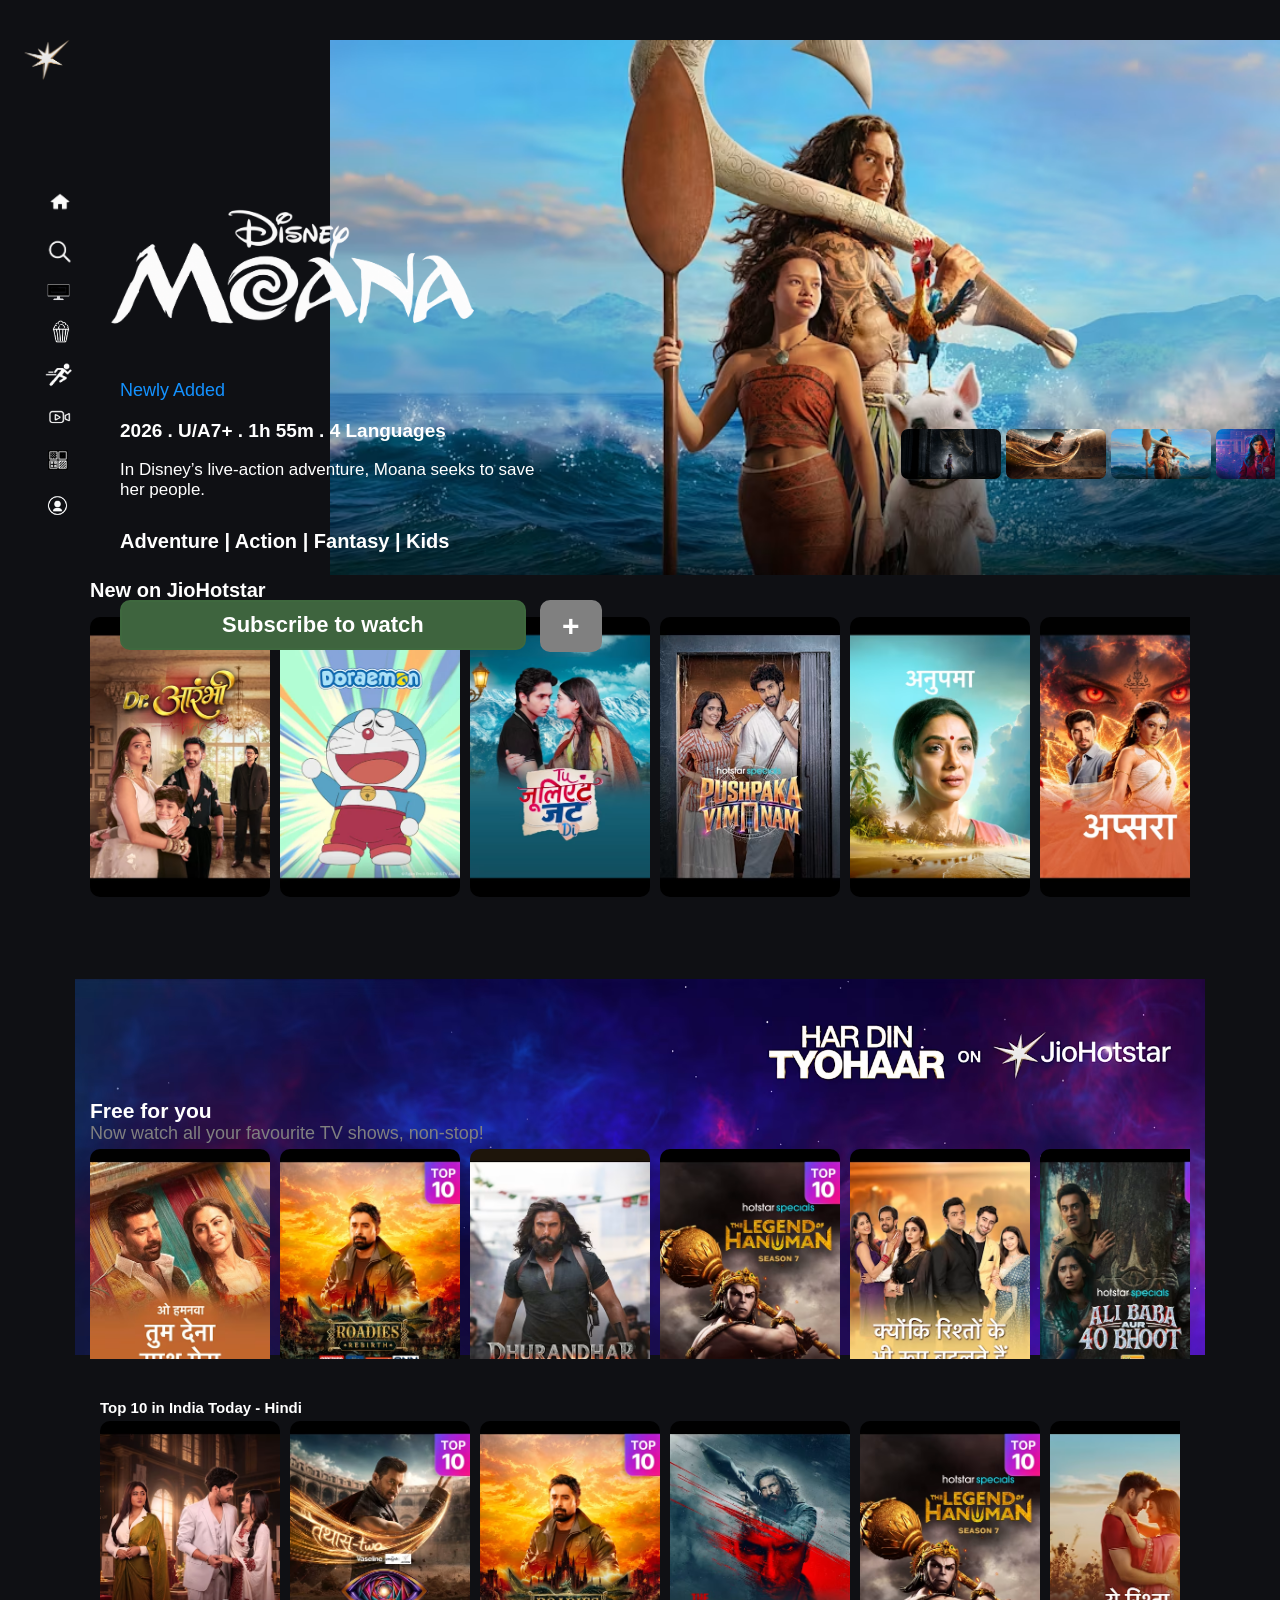
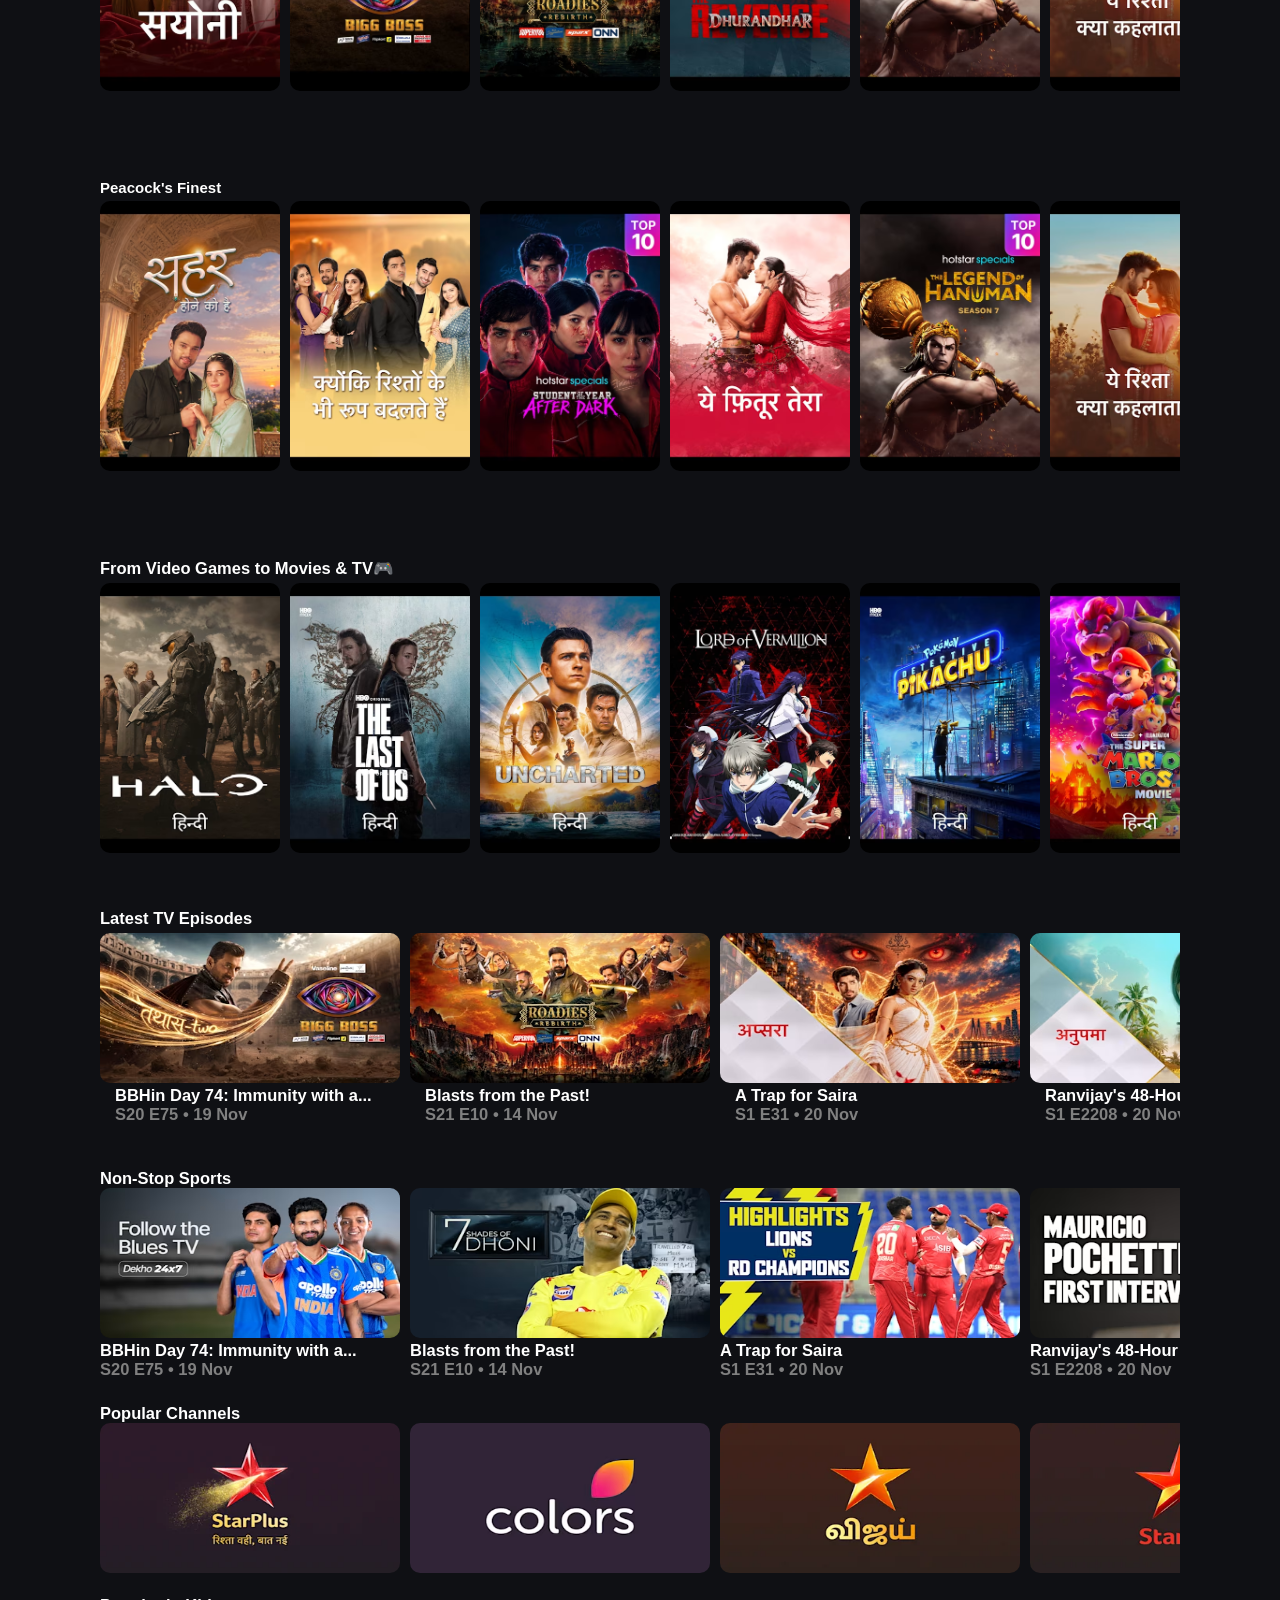
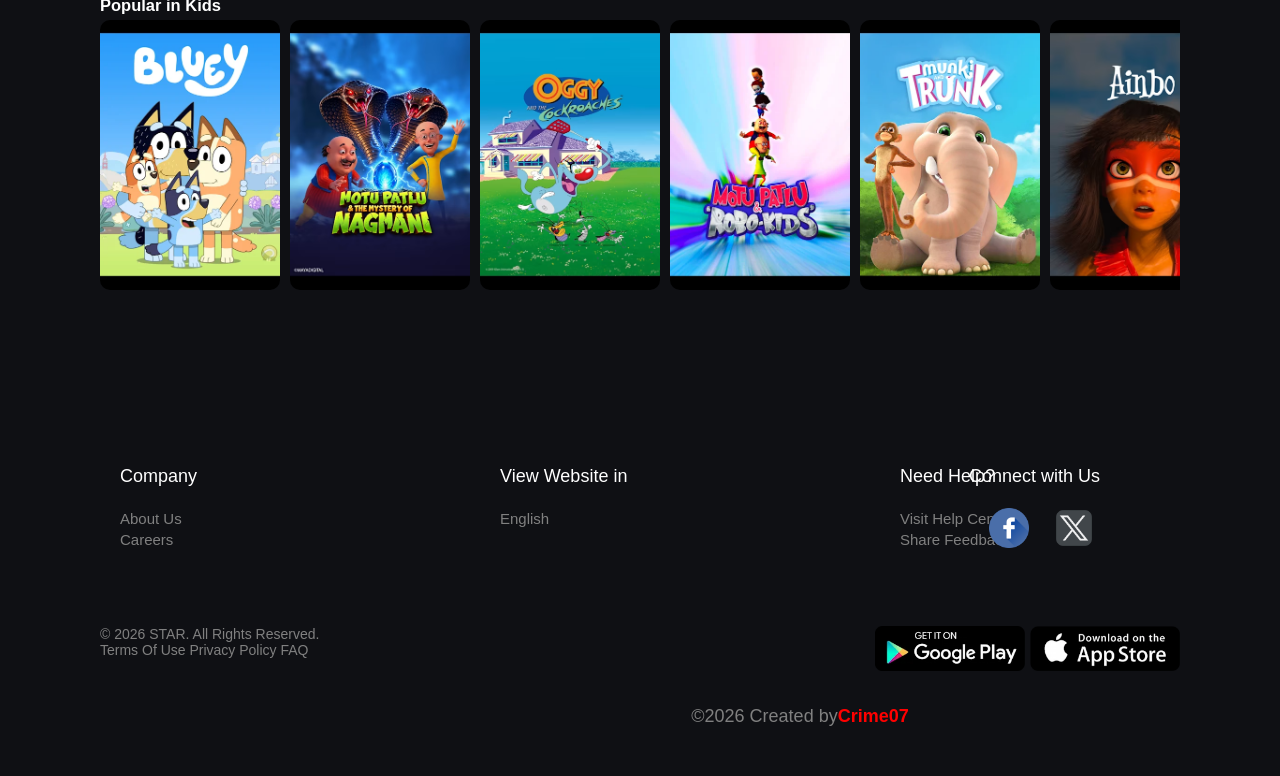
<file: index.html>
<!DOCTYPE html>
<html lang="en">

<head>
    <meta charset="UTF-8">
    <meta name="viewport" content="width=device-width, initial-scale=1.0">
    <link rel="shortcut icon" href="images/logo.png" type="image/x-icon">
    <link rel="stylesheet" href="/css/style.css">
    <title>JioHotstar</title>
</head>

<body>
    <header>
        <div class="first_container"></div>

        <div class="container_second_head">


            <div class="container_second">

                <div class="box1">
                    <img src="images/mori.avif" alt="">
                </div>

                <div class="box2">
                    <img id="img2" src="images/moana_name.png" alt="">
                </div>

                <div class="box3">
                    <h4>Newly Added</h4>
                    <h5>2026 . U/A7+ . 1h 55m . 4 Languages</h5>
                    <p>In Disney’s live-action adventure, Moana seeks to save <br> her people. </p>

                    <h6>Adventure | Action | Fantasy | Kids</h6>

                    <button type="button">Subscribe to watch</button>
                    <h3>+</h3>

                </div>
                <!-- ..........ICONS WORK-->

                <div class="side_icons">

                    <div class="icon1">
                        <img src="images/logo.png" alt="">
                    </div>

                    <div class="icon2">
                        <img src="images/home_iconee.png" alt="">
                    </div>

                    <div class="icon3">
                        <img src="images/search.png" alt="">
                    </div>

                    <div class="icon4">
                        <img  src="images/white_moniter.png" alt="">
                    </div>

                    <div class="icon5">
                        <img src="images/popcorn_bucket_icon.png" alt="">
                    </div>
                    <div class="icon6">
                        <img src="images/run_bro.png" alt="">
                    </div>
                    <div class="icon7">
                        <img src="images/sparkey_icon.png" alt="">
                    </div>
                    <div class="icon8">
                        <img src="images/catagories_icon.png" alt="">
                    </div>
                    <div class="icon9">
                        <img src="images/man_iconee.png" alt="">
                    </div>
                </div>

                <!-- small img work in container_second -->
                <div class="small_img">

                    <div class="sm_img">

                        <div class="small1">
                            <img src="images/varahi.avif" alt="">
                        </div>
                        <div class="small1">
                            <img src="images/salu_bhai.avif" alt="">
                        </div>

                        <div class="small1">
                            <img src="images/mori.avif" alt="">
                        </div>

                        <div class="small1">
                            <img src="images/baccha log.avif" alt="">
                        </div>

                        <div class="small1">
                            <img src="images/ramayan2.avif" alt="">
                        </div>

                        <div class="small1">
                            <img src="images/img2.avif" alt="">
                        </div>

                        <div class="small1">
                            <img src="images/ramayan1.avif" alt="">
                        </div>

                    </div>
                    <!-- <div class="small2">
                </div>
                <div class="small3">
                </div>
                <div class="small4">
                </div> -->



                </div>
                <!-- <video height="200px" controls loop muted poster="images/mori.avif" >
            <source src="/video/video1.mp4" type="video/mp4">
        </video> -->
            </div>
        </div>
    </header>

    <section>
        <div class="section_container">
            <H4>New on JioHotstar</H4>

            <div class="img_work">

                <div class="imgs">
                    <img src="images/imga1.avif" alt="">
                </div>

                <div class="imgs">
                    <img src="images/imga2.webp" alt="">
                </div>

                <div class="imgs">
                    <img src="images/imga3.avif" alt="">
                </div>

                <div class="imgs">
                    <img src="images/imga4.avif" alt="">
                </div>

                <div class="imgs">
                    <img src="images/imga5.avif" alt="">
                </div>

                <div class="imgs">
                    <img src="images/imga6.avif" alt="">
                </div>

                <div class="imgs">
                    <img src="images/imga7.avif" alt="">
                </div>
                <div class="imgs">
                    <img src="images/imga.avif" alt="">
                </div>
                <div class="imgs">
                    <img src="images/imga8.avif" alt="">
                </div>
                <div class="imgs">
                    <img src="images/imga9.avif" alt="">
                </div>
                <div class="imgs">
                    <img src="images/imga10.avif" alt="">
                </div>
                <div class="imgs">
                    <img src="images/imga11.avif" alt="">
                </div>
                <div class="imgs">
                    <img src="images/imga12.avif" alt="">
                </div>
                <div class="imgs">
                    <img src="images/imga13.avif" alt="">
                </div>

            </div>
        </div>

        <!-- work start on here -->

        <div class="second_newcontaineer">

            <img src="images/back_cover.avif" alt="">
            <div class="sec_newcontainer_inner">
                <h3>Free for you</h3>
                <span style="color: gray;">Now watch all your favourite TV shows, non-stop!</span>

                <div class="second_newcontaineer_img_work">

                    <div class="second_img">
                        <img src="images/imga8.avif" alt="">
                    </div>

                    <div class="second_img">
                        <img src="images/imga21.avif" alt="">
                    </div>

                    <div class="second_img">
                        <img src="images/imga13.avif" alt="">
                    </div>

                    <div class="second_img">
                        <img src="images/imga18.avif" alt="">
                    </div>

                    <div class="second_img">
                        <img src="images/imga15.avif" alt="">
                    </div>

                    <div class="second_img">
                        <img src="images/imga20.avif" alt="">
                    </div>

                    <div class="second_img">
                        <img src="images/imga22.avif" alt="">
                    </div>
                    <div class="second_img">
                        <img src="images/imga1.avif" alt="">
                    </div>
                    <div class="second_img">
                        <img src="images/imga8.avif" alt="">
                    </div>
                    <div class="second_img">
                        <img src="images/imga9.avif" alt="">
                    </div>
                    <div class="second_img">
                        <img src="images/imga10.avif" alt="">
                    </div>
                    <div class="second_img">
                        <img src="images/imga11.avif" alt="">
                    </div>
                    <div class="second_img">
                        <img src="images/imga12.avif" alt="">
                    </div>
                    <div class="second_img">
                        <img src="images/imga13.avif" alt="">
                    </div>

                </div>
            </div>

        </div>

        <!-- Top 10 in India Today - Hindi  -->

        <div class="top_10">
            <h1>Top 10 in India Today - Hindi</h1>

            <div class="second_newcontaineer_img_work">

                <div class="second_img">
                    <img src="images/imga11.avif" alt="">
                </div>

                <div class="second_img">
                    <img src="images/imga22.avif" alt="">
                </div>

                <div class="second_img">
                    <img src="images/imga21.avif" alt="">
                </div>

                <div class="second_img">
                    <img src="images/imga12.avif" alt="">
                </div>

                <div class="second_img">
                    <img src="images/imga18.avif" alt="">
                </div>

                <div class="second_img">
                    <img src="images/imga19.avif" alt="">
                </div>

                <div class="second_img">
                    <img src="images/imga16.avif" alt="">
                </div>
                <div class="second_img">
                    <img src="images/imga17.avif" alt="">
                </div>
                <div class="second_img">
                    <img src="images/imga18.avif" alt="">
                </div>
                <div class="second_img">
                    <img src="images/imga19.avif" alt="">
                </div>
                <div class="second_img">
                    <img src="images/imga10.avif" alt="">
                </div>
                <div class="second_img">
                    <img src="images/imga11.avif" alt="">
                </div>
                <div class="second_img">
                    <img src="images/imga12.avif" alt="">
                </div>
                <div class="second_img">
                    <img src="images/imga13.avif" alt="">
                </div>

            </div>

        </div>

        <!-- Peacock's Finest -->

        <div class="Peacocks_finest">
            <h1>Peacock's Finest</h1>

            <div class="second_newcontaineer_img_work">

                <div class="second_img">
                    <img src="images/imga14.avif" alt="">
                </div>

                <div class="second_img">
                    <img src="images/imga15.avif" alt="">
                </div>

                <div class="second_img">
                    <img src="images/imga16.avif" alt="">
                </div>

                <div class="second_img">
                    <img src="images/imga17.avif" alt="">
                </div>

                <div class="second_img">
                    <img src="images/imga18.avif" alt="">
                </div>

                <div class="second_img">
                    <img src="images/imga19.avif" alt="">
                </div>

                <div class="second_img">
                    <img src="images/imga20.avif" alt="">
                </div>
                <div class="second_img">
                    <img src="images/imga13.avif" alt="">
                </div>
                <div class="second_img">
                    <img src="images/imga8.avif" alt="">
                </div>
                <div class="second_img">
                    <img src="images/imga9.avif" alt="">
                </div>
                <div class="second_img">
                    <img src="images/imga10.avif" alt="">
                </div>
                <div class="second_img">
                    <img src="images/imga11.avif" alt="">
                </div>
                <div class="second_img">
                    <img src="images/imga12.avif" alt="">
                </div>
                <div class="second_img">
                    <img src="images/imga13.avif" alt="">
                </div>

            </div>

        </div>

        <!-- /* From Video Games to Movies & TV🎮 */ -->

        <div class="Games_to_Movies">
            <h1>From Video Games to Movies & TV🎮</h1>

            <div class="second_newcontaineer_img_work">

                <div class="second_img">
                    <img src="images/g1.avif" alt="">
                </div>

                <div class="second_img">
                    <img src="images/g2.avif" alt="">
                </div>

                <div class="second_img">
                    <img src="images/g3.avif" alt="">
                </div>

                <div class="second_img">
                    <img src="images/g4.avif" alt="">
                </div>

                <div class="second_img">
                    <img src="images/g8.avif" alt="">
                </div>

                <div class="second_img">
                    <img src="images/g5.avif" alt="">
                </div>

                <div class="second_img">
                    <img src="images/g7.avif" alt="">
                </div>
                <div class="second_img">
                    <img src="images/imga.avif" alt="">
                </div>
                <div class="second_img">
                    <img src="images/imga8.avif" alt="">
                </div>
                <div class="second_img">
                    <img src="images/imga9.avif" alt="">
                </div>
                <div class="second_img">
                    <img src="images/imga10.avif" alt="">
                </div>
                <div class="second_img">
                    <img src="images/imga11.avif" alt="">
                </div>
                <div class="second_img">
                    <img src="images/imga12.avif" alt="">
                </div>
                <div class="second_img">
                    <img src="images/imga13.avif" alt="">
                </div>

            </div>

        </div>

        <!-- Latest TV Episodes -->

        <div class="Latest_TV_Episodes">
            <h1>Latest TV Episodes</h1>

            <div class="Latest_TV_Episodes_container_head">

                <div class="Latest_TV_Episodes_conte">
                    <a href="html/video.html"><img src="images/b1.avif" alt=""> </a>
                    <h2>BBHin Day 74: Immunity with a...</h2>
                    <h2 style="color: grey;">S20 E75 • 19 Nov</h2>
                </div>


                <div class="Latest_TV_Episodes_conte">
                    <a href="html/video.html"><img src="images/b2.avif" alt=""> </a>
                    <h2>Blasts from the Past!</h2>
                    <h2 style="color: grey;">S21 E10 • 14 Nov</h2>
                </div>

                <div class="Latest_TV_Episodes_conte">
                    <a href="html/video.html"><img src="images/b4.avif" alt=""> </a>
                    <h2>A Trap for Saira</h2>
                    <h2 style="color: grey;">S1 E31 • 20 Nov</h2>
                </div>

                <div class="Latest_TV_Episodes_conte">
                    <a href="html/video.html"><img src="images/b5.avif" alt=""> </a>
                    <h2>Ranvijay's 48-Hour Ultimatum</h2>
                    <h2 style="color: grey;">S1 E2208 • 20 Nov</h2>
                </div>

                <div class="Latest_TV_Episodes_conte">
                    <a href="html/video.html"><img src="images/b6.avif" alt=""> </a>
                    <h2>A Trap Neeti Refuses to Marry Ra...</h2>
                    <h2 style="color: grey;">S1 E2 • 16 Nov</h2>
                </div>
                <div class="Latest_TV_Episodes_conte">
                    <a href="html/video.html"><img src="images/b7.avif" alt=""> </a>
                    <h2>Panther Takes Over the Hospital</h2>
                    <h2 style="color: grey;">S1 E28 • 15 Nov</h2>
                </div>
                <div class="Latest_TV_Episodes_conte">
                    <a href="html/video.html"><img src="images/b8.avif" alt=""> </a>
                    <h2>A Trap for Saira</h2>
                    <h2 style="color: grey;">S1 E31 • 20 Nov</h2>
                </div>
                <div class="Latest_TV_Episodes_conte">
                    <a href="html/video.html"><img src="images/b9.avif" alt=""> </a>
                    <h2>A Trap for Saira</h2>
                    <h2 style="color: grey;">S1 E31 • 20 Nov</h2>
                </div>
                <div class="Latest_TV_Episodes_conte">
                    <a href="html/video.html"><img src="images/b10.avif" alt=""> </a>
                    <h2>A Trap for Saira</h2>
                    <h2 style="color: grey;">S1 E31 • 20 Nov</h2>
                </div>

            </div>

        </div>

        <!-- dekho sports bina ruke bas aakhe khule ho -->

        <div class="Non_Stop_Sports">
            <h1>Non-Stop Sports</h1>

            <div class="Non_Stop_Sports_container">

                <div class="Non_Stop_Sports_conte">
                    <a href="html/video.html"><img src="images/sporte10.avif" alt=""> </a>
                    <h2>BBHin Day 74: Immunity with a...</h2>
                    <h2 style="color: grey;">S20 E75 • 19 Nov</h2>
                </div>


                <div class="Non_Stop_Sports_conte">
                    <a href="html/video.html"><img src="images/sporte9.avif" alt=""> </a>
                    <h2>Blasts from the Past!</h2>
                    <h2 style="color: grey;">S21 E10 • 14 Nov</h2>
                </div>

                <div class="Non_Stop_Sports_conte">
                    <a href="html/video.html"><img src="images/sporte8.avif" alt=""> </a>
                    <h2>A Trap for Saira</h2>
                    <h2 style="color: grey;">S1 E31 • 20 Nov</h2>
                </div>

                <div class="Non_Stop_Sports_conte">
                    <a href="html/video.html"><img src="images/sporte7.avif" alt=""> </a>
                    <h2>Ranvijay's 48-Hour Ultimatum</h2>
                    <h2 style="color: grey;">S1 E2208 • 20 Nov</h2>
                </div>

                <div class="Non_Stop_Sports_conte">
                    <a href="html/video.html"><img src="images/sporte6.avif" alt=""> </a>
                    <h2>A Trap Neeti Refuses to Marry Ra...</h2>
                    <h2 style="color: grey;">S1 E2 • 16 Nov</h2>
                </div>
                <div class="Non_Stop_Sports_conte">
                    <a href="html/video.html"><img src="images/sporte5.avif" alt=""> </a>
                    <h2>Panther Takes Over the Hospital</h2>
                    <h2 style="color: grey;">S1 E28 • 15 Nov</h2>
                </div>
                <div class="Non_Stop_Sports_conte">
                    <a href="html/video.html"><img src="images/sporte4.avif" alt=""> </a>
                    <h2>A Trap for Saira</h2>
                    <h2 style="color: grey;">S1 E31 • 20 Nov</h2>
                </div>
                <div class="Non_Stop_Sports_conte">
                    <a href="html/video.html"><img src="images/sporte3.avif" alt=""> </a>
                    <h2>A Trap for Saira</h2>
                    <h2 style="color: grey;">S1 E31 • 20 Nov</h2>
                </div>
                <div class="Non_Stop_Sports_conte">
                    <a href="html/video.html"><img src="images/sporte2.avif" alt=""> </a>
                    <h2>A Trap for Saira</h2>
                    <h2 style="color: grey;">S1 E31 • 20 Nov</h2>
                </div>

            </div>
        </div>

        <div class="Non_Stop_Sports">
            <h1>Popular Channels</h1>

            <div class="Non_Stop_Sports_container">

                <div class="Non_Stop_Sports_conte">
                    <a href="html/video.html"><img src="images/c1.webp" alt=""> </a>
                    
                </div>


                <div class="Non_Stop_Sports_conte">
                    <a href="html/video.html"><img src="images/c2.avif" alt=""> </a>
                </div>

                <div class="Non_Stop_Sports_conte">
                    <a href="html/video.html"><img src="images/c3.webp" alt=""> </a>
                    
                </div>

                <div class="Non_Stop_Sports_conte">
                    <a href="html/video.html"><img src="images/c4.webp" alt=""> </a>
                    
                </div>

                <div class="Non_Stop_Sports_conte">
                    <a href="html/video.html"><img src="images/c5.webp" alt=""> </a>
                    
                </div>
                <div class="Non_Stop_Sports_conte">
                    <a href="html/video.html"><img src="images/c6.webp" alt=""> </a>
                    
                </div>
                <div class="Non_Stop_Sports_conte">
                    <a href="html/video.html"><img src="images/c7.avif" alt=""> </a>
                   
                </div>
                <div class="Non_Stop_Sports_conte">
                    <a href="html/video.html"><img src="images/c8.webp" alt=""> </a>
                    
                </div>
                <div class="Non_Stop_Sports_conte">
                    <a href="html/video.html"><img src="images/c9.webp" alt=""> </a>
                </div>

                <div class="Non_Stop_Sports_conte">
                    <a href="html/video.html"><img src="images/c10.avif" alt=""> </a>
                </div>

            </div>
        </div>


        <div class="Games_to_Movies">
            <h1>Popular in Kids</h1>

            <div class="second_newcontaineer_img_work">

                <div class="second_img">
                    <img src="images/bluey.webp" alt="">
                </div>

                <div class="second_img">
                    <img src="images/motu.avif" alt="">
                </div>

                <div class="second_img">
                    <img src="images/oggy.avif" alt="">
                </div>

                <div class="second_img">
                    <img src="images/patlu.webp" alt="">
                </div>

                <div class="second_img">
                    <img src="images/monkey.webp" alt="">
                </div>

                <div class="second_img">
                    <img src="images/ainbo.avif" alt="">
                </div>

                <div class="second_img">
                    <img src="images/furfuri_nagar.avif" alt="">
                </div>
                <div class="second_img">
                    <img src="images/masha.avif" alt="">
                </div>
                <div class="second_img">
                    <img src="images/peppa.avif" alt="">
                </div>
                <div class="second_img">
                    <img src="images/imga9.avif" alt="">
                </div>
                <div class="second_img">
                    <img src="images/imga10.avif" alt="">
                </div>
                <div class="second_img">
                    <img src="images/imga11.avif" alt="">
                </div>
                <div class="second_img">
                    <img src="images/imga12.avif" alt="">
                </div>
                <div class="second_img">
                    <img src="images/imga13.avif" alt="">
                </div>

            </div>

        </div>

    </section>

    <footer>
        <div class="footer_container">

            <div class="four_container_king">
                <div class="foot_box1">
                    <span>Company</span> <br> <br>

                    <a href="">About Us</a> <br>
                    <a href="">Careers</a>
                </div>

                <div class="foot_box2">
                    <span>View Website in</span> <br> <br>

                    <a href=""><i class="fa-light fa-check"></i>English</a> <br>

                </div>

                <div class="foot_box3">
                    <span>Need Help?</span> <br> <br>

                    <a href="">Visit Help Center</a> <br>
                    <a href="">Share Feedback</a>
                </div>

                <div class="foot_box4">
                    <span>Connect with Us</span> <br> <br>

                    <a href=""> <img width="40px" src="images/facebook (2).png" alt=""></a>
                    <a href=""> <img width="40px" src="images/logos.png" alt=""></a>

                </div>

            </div>

            <div class="foot_box5">
                <a href=""><img width="150px" src="images/google-playstore.webp" alt=""></a>
                <a href=""><img width="150px" src="images/ios-appstore.webp" alt=""></a>
            </div>


            <div class="foot_box6">
                <p>© 2026 STAR. All Rights Reserved.</p>
                <p>Terms Of Use Privacy Policy FAQ</p>
                <h4> &copy;2026 Created by <b style="color: red;"> Crime07</b></h4>
            </div>


        </div>
    </footer>

</body>

<html>
</file>
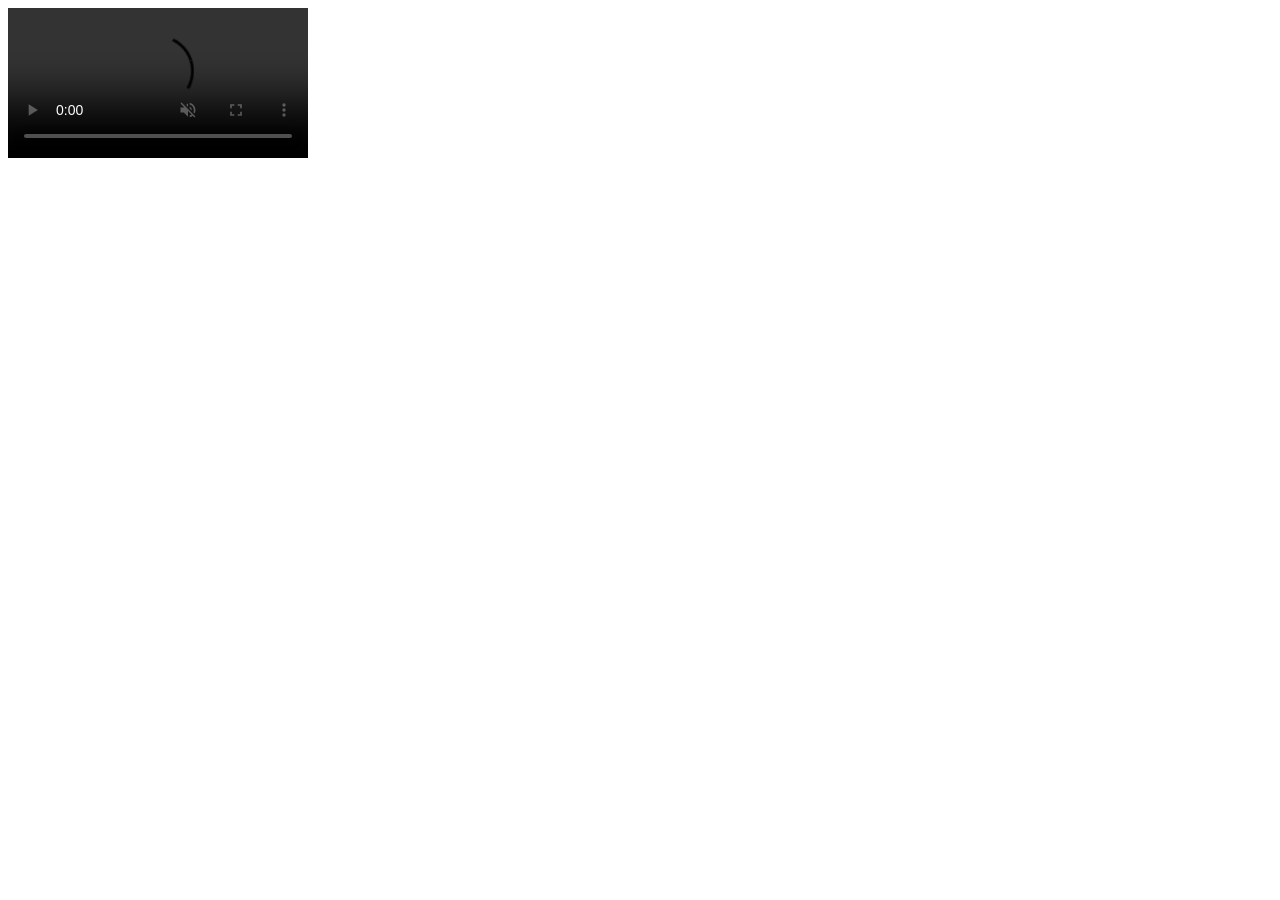
<file: html/video.html>
<!DOCTYPE html>
<html lang="en">
<head>
    <meta charset="UTF-8">
    <meta name="viewport" content="width=device-width, initial-scale=1.0">
    <title>Playing..</title>
</head>
<body>
    <video src="https://lorem.video/1920x1080" autoplay controls muted></video>
</body>
</html>
</file>
<file: css/style.css>
*{
    box-sizing: border-box;
    margin: 0;
    padding: 0;
}

.first_container{
    height: 40px;
    background-color: rgb(15, 16, 20);
}

/* .container_second_head{
    position: relative;
    border: 2px solid rgb(11, 192, 17);
    
} */


.container_second{
    /* border: 2px solid rgb(234, 6, 6); */
    position: relative;
    background-color: rgb(15, 16, 20);
}

.box1 img{
    height: 100%;
    width: 100vw;
    padding: 0px 0px 0px 330px;

    /* height: 100%; */
    /* margin-left: 300px; */
    /* border: 10px solid rgb(59, 65, 59); */

}
.box2 img{
    /* border: 2px solid rgb(10, 93, 225); */
    /* background-color: red; */

    position: absolute;
    height: 30%;
    width: 30%;
    top: 150px;
    left: 100px;
}

.box3 h4{
    position: absolute;
    /* border: 2px solid rgb(225, 10, 10); */
    color: rgb(20, 146, 255);
    top: 340px;
    left: 120px;

    font-family:'Gill Sans', 'Gill Sans MT', Calibri, 'Trebuchet MS', sans-serif;
    font-weight: 200;
    font-size: 18px; 
}

.box3 h5{
    position: absolute;
    /* border: 2px solid rgb(225, 10, 10); */
    color: white;
    top: 380px;
    left: 120px;

    font-family:'Gill Sans', 'Gill Sans MT', Calibri, 'Trebuchet MS', sans-serif;
    font-weight: 700;
    font-size: 19px; 
}

.box3 p{
    position: absolute;
    /* border: 2px solid rgb(225, 10, 10); */
    color: white;
    top: 420px;
    left: 120px;

    font-family:'Gill Sans', 'Gill Sans MT', Calibri, 'Trebuchet MS', sans-serif;
    /* font-weight: 700; */
    font-size: 17px; 
}

.box3 h6{
    position: absolute;
    /* border: 2px solid rgb(225, 10, 10); */
    color: white;
    top: 490px;
    left: 120px;

    font-family:'Gill Sans', 'Gill Sans MT', Calibri, 'Trebuchet MS', sans-serif;
    font-weight: 700;
    font-size: 20px; 
}

.box3 button{
    position: absolute;
    border: 2px solid rgb(62, 104, 62);
    background-color: rgb(62, 100, 62);
    color: white;
    top: 560px;
    left: 120px;

    font-family:'Gill Sans', 'Gill Sans MT', Calibri, 'Trebuchet MS', sans-serif;
    font-weight: 700;
    font-size: 22px; 

    padding: 10px 100px;
    border-radius: 10px;
}

.box3 h3{
    position: absolute;
    border: 2px solid gray;
    background-color: gray;
    color: white;
    top: 560px;
    left: 540px;

    font-family:'Gill Sans', 'Gill Sans MT', Calibri, 'Trebuchet MS', sans-serif;
    font-weight: 700;
    font-size: 30px; 

    padding: 7px 20px;
    border-radius: 10px;
}


/* side_icons */

/* ....WORK START ON HERE */

.side_icons{
    top: 0px;
    width: 90px;
    position: absolute;
    /* height: 500px; */
    /* border: 2px solid rgb(234, 6, 6); */
    background-color: rgb(15, 16, 20);
    /* display: flex;
    justify-content: center;
    align-items: center; */
}

.icon1 img{
    height: 40px;
    padding-left: 20px;
    /* padding: 10px 30px; */
}
.icon2 img{
    height: 35px;
    /* padding: 10px 30px; */
    margin-top: 100px;
    padding-left: 40px;
}
.icon3 img{
    height: 30px;
    padding-left: 40px;
    margin-top: 13px;
}
.icon4 img{
    height: 18px;
    padding-left: 45px;
    margin-top: 13px;
}
.icon5 img{
    height: 23px;
    /* padding-top: 10px; */
    padding-left: 50px;
    /* margin-left: 47px; */
    margin-top: 15px;/
}
.icon6 img{
    height: 25px;
    /* padding-top: 10px; */
    padding-left: 41px;
    margin-top: 15px;
}
.icon7 img{
    height: 21px;
    /* padding-top: 10px; */
    padding-left: 43px;
    margin-top: 15px;
}

.icon8 img{
    height: 20px;
    padding-left: 48px;
    margin-top: 19px;
}
.icon9 img{
    height: 23px;
    padding-left: 45px;
    margin-top: 20px;
}


.sm_img{
    /* border: 2px red solid; */
    position: absolute;
    /* height: 300px; */
    /* margin-top: 20px; */
    display: grid;
    grid-template-columns: repeat(10,200px);
    /* gap: 2px; */
    width: 30vw;
    overflow-x: scroll;

    bottom: 100px;
    right: 5px;

    
    display: flex;
    justify-content: flex-start;
    gap: 5px;

}

.small1{
    /* position: absolute; */
    /* bottom: 100px; */
    /* right: 100px; */
    /* background-color: gray; */

    height: 50px;
    width: 100px;
}

.small1 img{
    /* position: absolute; */
    /* bottom: 100px; */
    /* right: 100px; */
    /* background-color: gray; */
    
    display: flex;
    justify-content: center;
    align-items: center;
    height: 50px;
    width: 100px;
    border-radius: 7px;
    /* border: 2px solid red; */
    margin: 0 10px;
}

/* section_container */
.section_container{
    background-color: rgb(15, 16, 20);
    height: 400px;
    /* width: 300px; */
    /* border: 20px solid white; */
    padding: 0 90px;
    color: white;
    font-family:'Gill Sans', 'Gill Sans MT', Calibri, 'Trebuchet MS', sans-serif;
    font-weight: 100;
    font-size: 20px;
    /* padding-bottom: 30px; */
}

.img_work{
    display: grid;
    grid-template-columns: repeat(20,1fr);
    gap: 10px;
    overflow-x:scroll;
}

.imgs img{
    margin-top: 15px;
    height: 280px;
    width: 180px;
    object-fit: cover;
    border-radius: 10px;
  
}

/* bro use AI (Ai help) or mere bhi kam h pura ai nahi h beeee.   */

.second_newcontaineer {
    width: 100%;
    height: fit-content;
    box-sizing: border-box;
    position: relative;
    overflow: hidden;
    padding: 0 75px;
    background-color: rgb(15, 16, 20);
    /* height: 800px; */
    /* border: 2px solid gray; */
}

.second_newcontaineer img {
    width: 100%;
    /* height: 700px; */
    /* display: block; */
    /* padding: 0; */
}

.sec_newcontainer_inner {
    position: absolute;
    top: 120px;
    left: 90px;
    right: 90px;
    box-sizing: border-box;

    color: white;
    font-size: 18px;
    font-family:'Segoe UI', Tahoma, Geneva, Verdana, sans-serif;
}

.second_newcontaineer_img_work{
    /* position: absolute; */

    display: grid;
    grid-template-columns: repeat(20,1fr);
    gap: 10px;
    overflow-x :scroll;

    bottom: 10px;
}

.second_img img{
    margin-top: 5px;
    /* border: 2px solid red; */
    height: 270px;
    width: 180px;
    border-radius: 10px;
    object-fit: cover;
    bottom: 15px;
}

/* Aree  mere yarr Top 10 in India Today - Hindi ka container h dekh to phale */

.top_10{
    /* padding-top: 100px; */
    padding: 40px 100px;
    color: white;
    height: 400px;
    font-family:'Segoe UI', Tahoma, Geneva, Verdana, sans-serif;
    font-size: 10px;
    background-color: rgb(15, 16, 20);
}

/* Aree  mere bhai Peacock's Finest ka container h dekh to phale */

.Peacocks_finest{
    padding: 20px 100px;
    color: white;
    height: 380px;
    font-family:'Segoe UI', Tahoma, Geneva, Verdana, sans-serif;
    font-size: 10px;
    background-color: rgb(15, 16, 20);
}

/* Moaje kar yarr From Video Games to Movies & TV🎮 */
.Games_to_Movies{
    padding: 20px 100px;
    color: rgb(255, 255, 255);
    height: 350px;
    font-family:'Segoe UI', Tahoma, Geneva, Verdana, sans-serif;
    font-size: 11px;
    background-color: rgb(15, 16, 20);
}

/* dekho din bhar Latest_TV_Episodes */
.Latest_TV_Episodes{
    padding: 20px 100px;
    color: white;
    /* width: 200px; */
    font-family:'Segoe UI', Tahoma, Geneva, Verdana, sans-serif;
    font-size: 11px;
    background-color: rgb(15, 16, 20);
}

.Latest_TV_Episodes_container_head{
    /* border: 2px solid red; */
    margin-top: 5px;
    display: grid;
    grid-template-columns: repeat(20,1fr);
    gap: 10px;
    overflow-x: scroll;
}

.Latest_TV_Episodes_conte img{
    border-radius: 10px;
    width: 300px;
    height: 150px;
}

.Latest_TV_Episodes_conte h2{
    padding-left: 15px;
}

/* dekho sports bina ruke bas aakhe khule ho  Non-Stop Sports*/
.Non_Stop_Sports{
    /* border: 2px solid red; */
    padding: 0px 100px;
    color: white;
    /* width: 200px; */
    font-family:'Segoe UI', Tahoma, Geneva, Verdana, sans-serif;
    font-size: 11px;
    background-color: rgb(15, 16, 20);

}
.Non_Stop_Sports h1{
    padding-top: 25px;

}

.Non_Stop_Sports_container{
    display: grid;
    grid-template-columns: repeat(20,1fr);
    gap: 10px;

    overflow-x: scroll;
}

.Non_Stop_Sports_conte img{
    border-radius: 10px;
    width: 300px;
    height: 150px;
}


/* footer_container ka kam chal raha h  */

.footer_container{
    position: relative;
    padding: 50px 100px;

    /* border: 2px solid red; */
    background-color: rgb(15, 16, 20);
    color: white;

    font-family:'Segoe UI', Tahoma, Geneva, Verdana, sans-serif;
    font-size: 18px;
    font-weight: 500;

    height: 450px;
}

.foot_box1{
    /* position: absolute; */
    /* left: 0px; */
    margin-top: 90px;
    /* border: 2px solid whitesmoke; */
    /* width: 100px; */
    /* height: 100px; */    
}

.foot_box2{
    top: 140px;
    position: absolute;
    left: 500px;
    /* border: 2px solid whitesmoke; */
    /* width: 200px; */
    color: rgb(255, 255, 255);
    
    text-decoration: none;
}

.foot_box3{
    top: 140px;
    position: absolute;
    left: 900px;
    /* border: 2px solid rgb(170, 95, 95); */
    color: rgb(255, 255, 255);
    /* width: 200px; */

    text-decoration: none;
}

.foot_box4{
    top: 140px;
    position: absolute;
    right: 180px;
    /* border: 2px solid rgb(170, 95, 95); */
    color: rgb(255, 255, 255);
    /* width: 200px; */

    text-decoration: none;

}

.foot_box4 a{
    padding-left: 20px;
}

.four_container_king{
    /* border: 2px solid rgb(189, 53, 53); */
    margin: 20px;
    /* padding: 0 100px; */

}


.foot_box5{
    padding: 0 100px;
    position: absolute;
    bottom: 50px;
    right: 0px;
    /* border: 2px solid rgb(170, 95, 95); */
    color: rgb(255, 255, 255);
    /* width: 400px; */

    top: 300px;

    /* text-decoration: none; */
}

.foot_box6{
    position: absolute;
    bottom: 50px;
    /* border: 2px solid rgb(170, 95, 95); */
    color: grey;
    /* width: 400px; */
    
    top: 300px;
    font-family: 'Segoe UI', Tahoma, Geneva, Verdana, sans-serif;
    font-size: 14px;
    font-weight: 500;
}

.foot_box6 h4{
    /* border: 2px solid rgb(170, 95, 95); */
    width: 600px;
    position: absolute;
    left: 400px;
    top: 80px;
    display: flex;
    justify-content: center;
    align-items: center;

    font-size: 18px;
    font-weight: 500;
}

 a{
    padding-top: 50px;
    font-size: 15px;
    text-decoration: none;
    color: grey;
}
</file>
